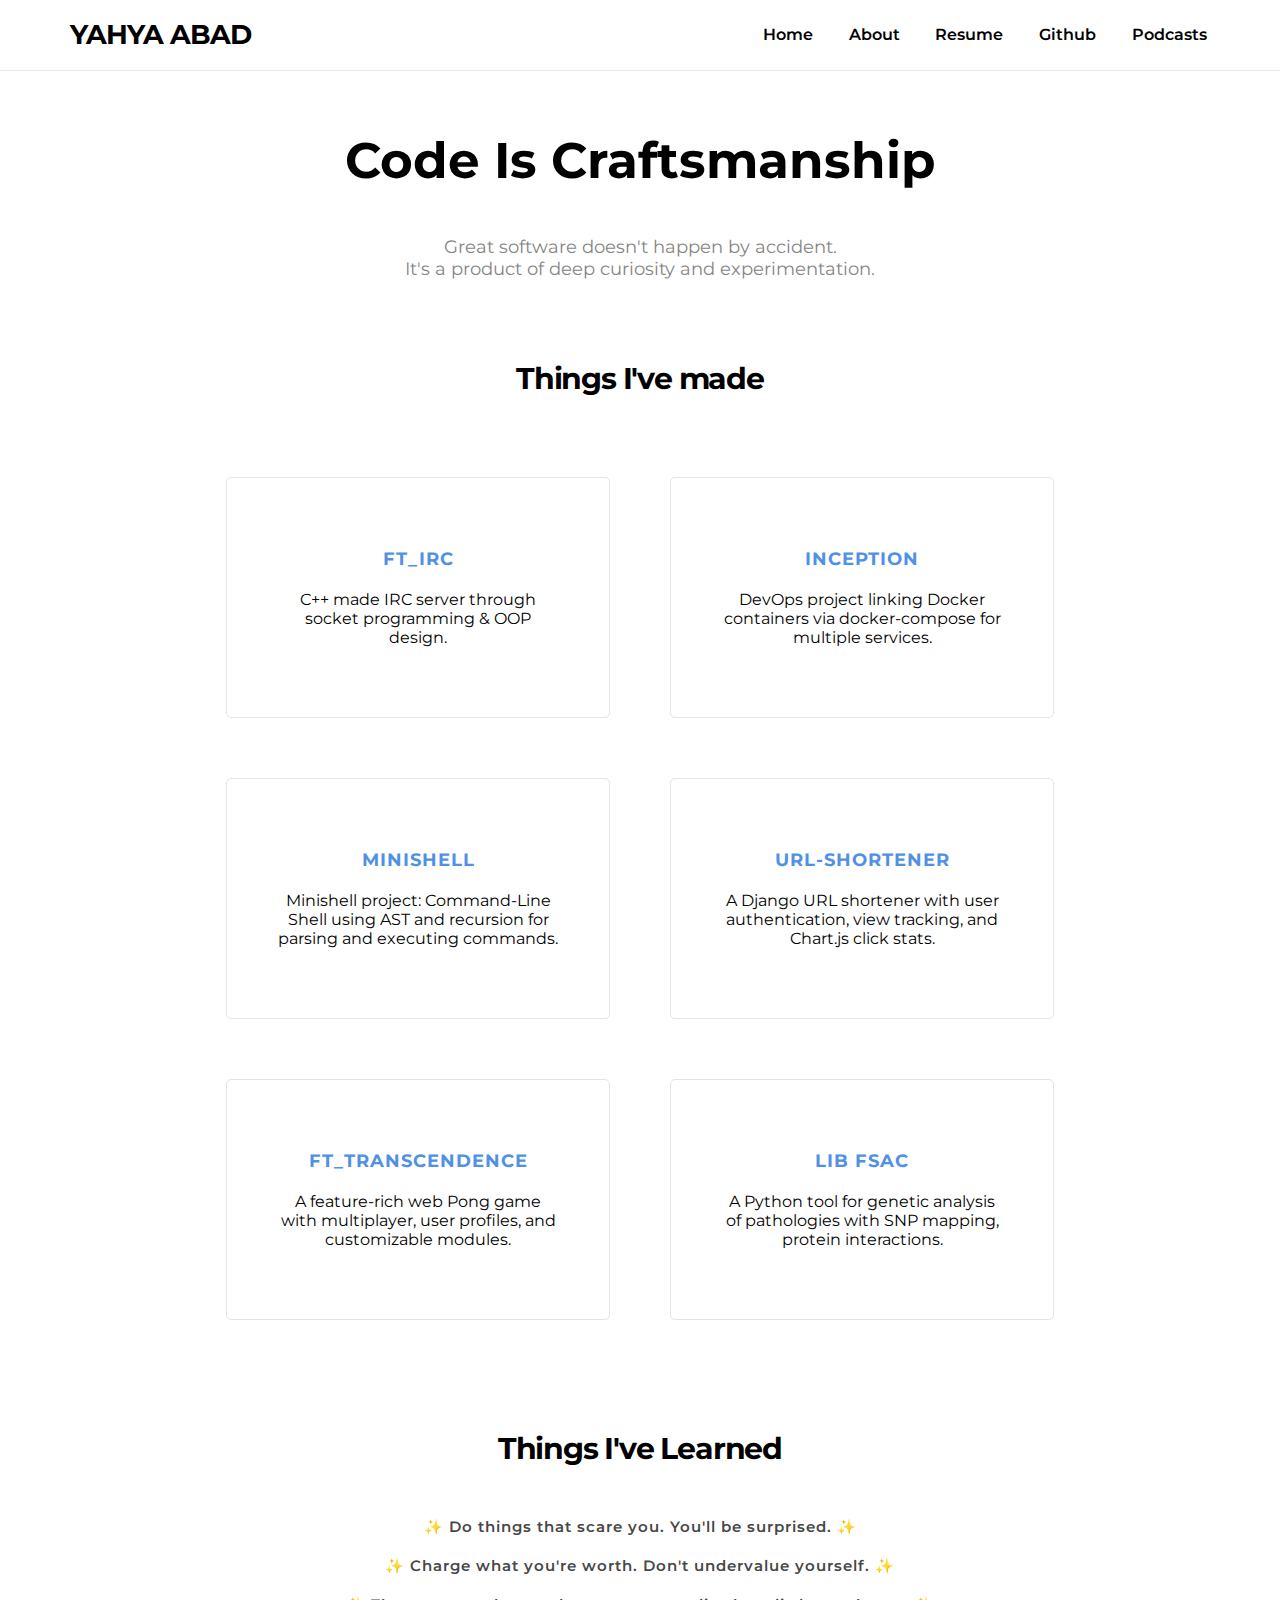
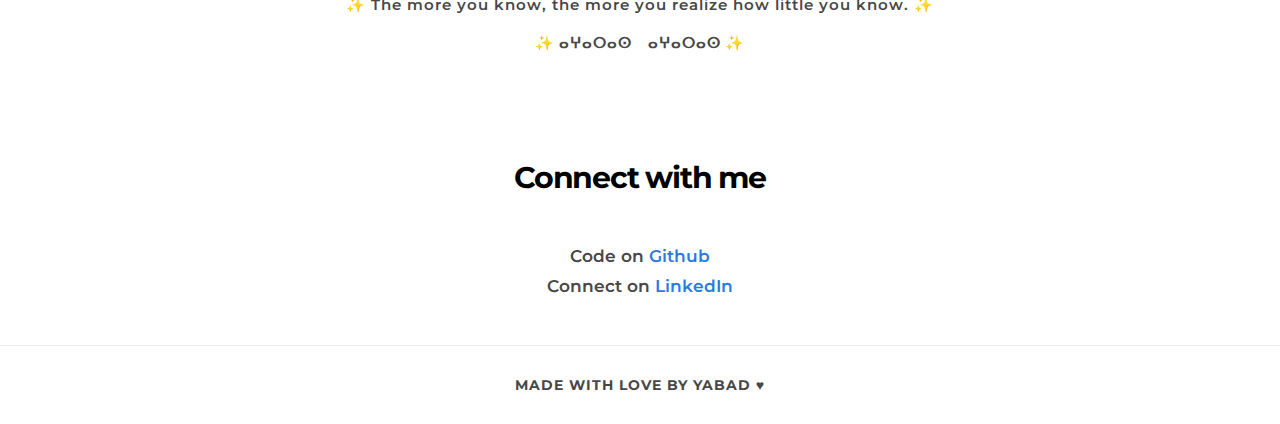
<file: index.html>
<!DOCTYPE html>
<html lang="en">
  <head>
    <meta charset="UTF-8" />
    <meta name="viewport" content="width=device-width, initial-scale=1.0" />
    <link rel="preconnect" href="https://fonts.googleapis.com" />
    <link rel="preconnect" href="https://fonts.gstatic.com" crossorigin />
    <link
      href="https://fonts.googleapis.com/css2?family=Montserrat:ital,wght@0,100..900;1,100..900&display=swap"
      rel="stylesheet"
    />
    <link rel="preconnect" href="https://fonts.googleapis.com" />
    <link rel="preconnect" href="https://fonts.gstatic.com" crossorigin />
    <link
      href="https://fonts.googleapis.com/css2?family=Montserrat:ital,wght@0,100..900;1,100..900&family=Ruwudu:wght@400;500;600;700&display=swap"
      rel="stylesheet"
    />
    <link rel="stylesheet" href="../style.css" />
    <link rel="shortcut icon" href="favicon.ico" type="image/x-icon" />
    <title>Yahya Abad</title>
  </head>
  <body>
    <header>
      <div class="container">
        <div class="heading">
          <h1>Yahya ABAD</h1>
          <nav>
            <ul>
              <li><a href="#home" data-page="home">Home</a></li>
              <li><a href="#about" data-page="about">About</a></li>
              <li><a href="#resume" data-page="resume">Resume</a></li>
              <li>
                <a href="https://github.com/yabad-codes" target="_blank"
                  >Github</a
                >
              </li>
              <li>
                <a href="#podcasts" data-page="podcasts">Podcasts</a>
              </li>
            </ul>
          </nav>
        </div>
      </div>
    </header>
    <main id="content"></main>
    <footer>
      <div class="footer">
        <div class="container center">
          <p>Made with love by yabad ♥</p>
        </div>
      </div>
    </footer>
  </body>
  <script src="spa.js"></script>
</html>
</file>
<file: style.css>
* {
  margin: 0;
  padding: 0;
  box-sizing: border-box;
  font-family: "Montserrat", sans-serif;
}

/* Start Header */

header {
  height: 70px;
  line-height: 70px;
  box-shadow: 0 0 1px rgba(0, 0, 0, 0.5);
}

.container {
  max-width: 1200px;
  margin: auto;
  padding: 0 15px;
}

.heading {
  display: flex;
  justify-content: space-between;
}

.heading h1 {
  font-weight: 700;
  font-size: 27px;
  text-transform: uppercase;
  letter-spacing: -1px;
  margin-left: 15px;
  cursor: pointer;
}

nav ul {
  display: flex;
  justify-content: space-around;
  align-items: center;
  width: 30rem;
}

ul li {
  text-transform: capitalize;
  list-style: none;
}

ul li a {
  text-decoration: none;
  font-weight: 600;
  color: black;
  transition: all 0.3s ease-in-out;
  border-bottom: 1.5px solid transparent;
}

ul li a:hover {
  color: #777;
  border-bottom: 1.5px solid #777;
}

ul li a:active {
  font-weight: 800;
  font-size: 17px;
}

/* End Header */

/* Start Main Content */

.main-content {
  display: flex;
  justify-content: center;
}

.center {
  display: flex;
  flex-direction: column;
  align-items: center;
  text-align: center;
}

.main-content .text-center {
  font-size: 50px;
  margin-bottom: 25px;
  text-align: center;
  margin-top: 60px;
}

.main-content .paragraph {
  font-size: 18px;
  color: #858585;
  text-align: center;
  width: 100%;
  max-width: 500px;
  padding-top: 20px;
}

.heading2 {
  margin-top: 80px;
  font-weight: 700;
  font-size: 30px;
  letter-spacing: -0.04em;
  margin-bottom: 50px;
  text-align: center;
}

/* End Main Content */

/* Start Projects */

.projects {
  display: flex;
  justify-content: center;
  align-items: center;
  flex-wrap: wrap;
}

.project {
  display: flex;
  justify-content: center;
  align-items: center;
  flex-direction: column;
  text-align: center;
  border: 1px solid #e4e4e4;
  margin: 30px;
  padding: 70px 50px;
  width: 24em;
  max-width: 100%;
  border-radius: 5px;
  transition: all 0.3s ease;
}

.project:hover {
  background-color: #7777770e;
  cursor: pointer;
}

.project-title {
  padding: 0 0 20px 0;
  font-size: large;
  letter-spacing: 1px;
  text-transform: uppercase;
}

.project-title a {
  text-decoration: none;
  color: #5091e6;
}

.project-description {
  max-width: 300px;
  word-wrap: break-word;
}

/* End Projects */

/* Start Quotes */

.quote {
  font-size: 15px;
  font-weight: 600;
  letter-spacing: 1px;
  padding-bottom: 20px;
  color: #474747;
  transition: all 0.5s ease-in-out;
  margin: 0 auto;
}

.arabic {
  font-family: "Ruwudu", serif;
  font-style: normal;
}

.quote:hover {
  font-size: 16px;
  cursor: default;
}

/* End Quotes */

/* Start Connect */

.connect p {
  text-align: center;
  letter-spacing: normal;
  font-size: 17px;
  font-weight: 600;
  color: #474747;
  padding-bottom: 10px;
  display: inline-flex;
  align-items: center;
}

.connect p a {
  padding-left: 5px;
  text-decoration: none;
  color: #2a7ae2;
  text-transform: capitalize;
}

.connect p a:hover {
  text-decoration: underline;
}

/* End Connect */

/* Start resume styling */
.resume {
  display: flex;
  align-items: center;
  flex-direction: column;
}

.yabad-resume {
  width: 100%;
  max-width: 1200px;
  border: 1px solid #47474722;
}

.get-resume {
  color: #474747;
  background-color: rgba(255, 255, 0, 0.616);
  margin: 25px;
  padding: 7px;
  font-weight: 700;
  font-size: 20px;
  text-transform: uppercase;
  letter-spacing: 1px;
  text-decoration: underline;
}

/* End resume styling */

/* Start Footer */

.footer {
  display: flex;
  align-items: center;
  justify-content: center;
  margin-top: 40px;
  padding: 30px 30px 30px 30px;
  box-shadow: 0 0 1px rgba(0, 0, 0, 0.5);
  color: #474747;
  font-size: 14px;
  font-weight: 700;
  text-transform: uppercase;
  letter-spacing: 1px;
}

/* End Footer */

/* Start responsive for 600 and 800 */

@media screen and (min-width: 601px) and (max-width: 800px) {
  .heading {
    align-items: center;
  }

  .heading h1 {
    font-size: 15px;
    width: 20%;
  }

  .heading h1:hover {
    text-decoration: underline;
  }

  nav ul {
    width: 100%;
  }

  nav ul li {
    padding-left: 20px;
  }

  nav ul li a {
    font-size: 14px;
  }

  nav ul li a:active {
    font-weight: 800;
    font-size: 15px;
  }

  .project {
    margin: 15px;
    padding: 40px 20px;
  }

  .project .project-title {
    font-size: 18px;
  }

  .project .project-description {
    font-size: 16px;
  }

  .main-content .text-center {
    font-size: 40px;
  }

  .main-content .paragraph {
    font-size: 16px;
  }

  .heading2 {
    font-size: 24px;
    margin-top: 50px;
    margin-bottom: 30px;
  }

  .quote {
    font-size: 12px;
  }

  .connect p {
    font-size: 16px;
  }

  .footer {
    font-size: 12px;
  }

  .get-resume {
    font-size: 16px;
  }
}

@media screen and (max-width: 600px) {
  .heading {
    flex-direction: column;
    align-items: center;
  }

  .heading h1 {
    display: none;
  }

  nav {
    width: 100%;
  }

  nav ul {
    width: 80%;
    justify-content: space-between;
    margin: 0 auto;
  }

  nav ul li a {
    font-size: 11px;
  }

  ul li a:active {
    font-weight: 800;
    font-size: 12px;
  }

  .project {
    margin: 15px;
    padding: 40px 20px;
  }

  .project .project-title {
    font-size: 13px;
  }

  .project .project-description {
    font-size: 12px;
  }

  .main-content .text-center {
    font-size: 24px;
  }

  .main-content .paragraph {
    font-size: 12px;
  }

  .heading2 {
    font-size: 18px;
    margin-top: 50px;
    margin-bottom: 30px;
  }

  .quote {
    font-size: 9px;
  }

  .connect p {
    font-size: 12px;
  }

  .footer {
    font-size: 10px;
  }

  .get-resume {
    font-size: 13px;
  }
}

/* End responsive */
</file>
